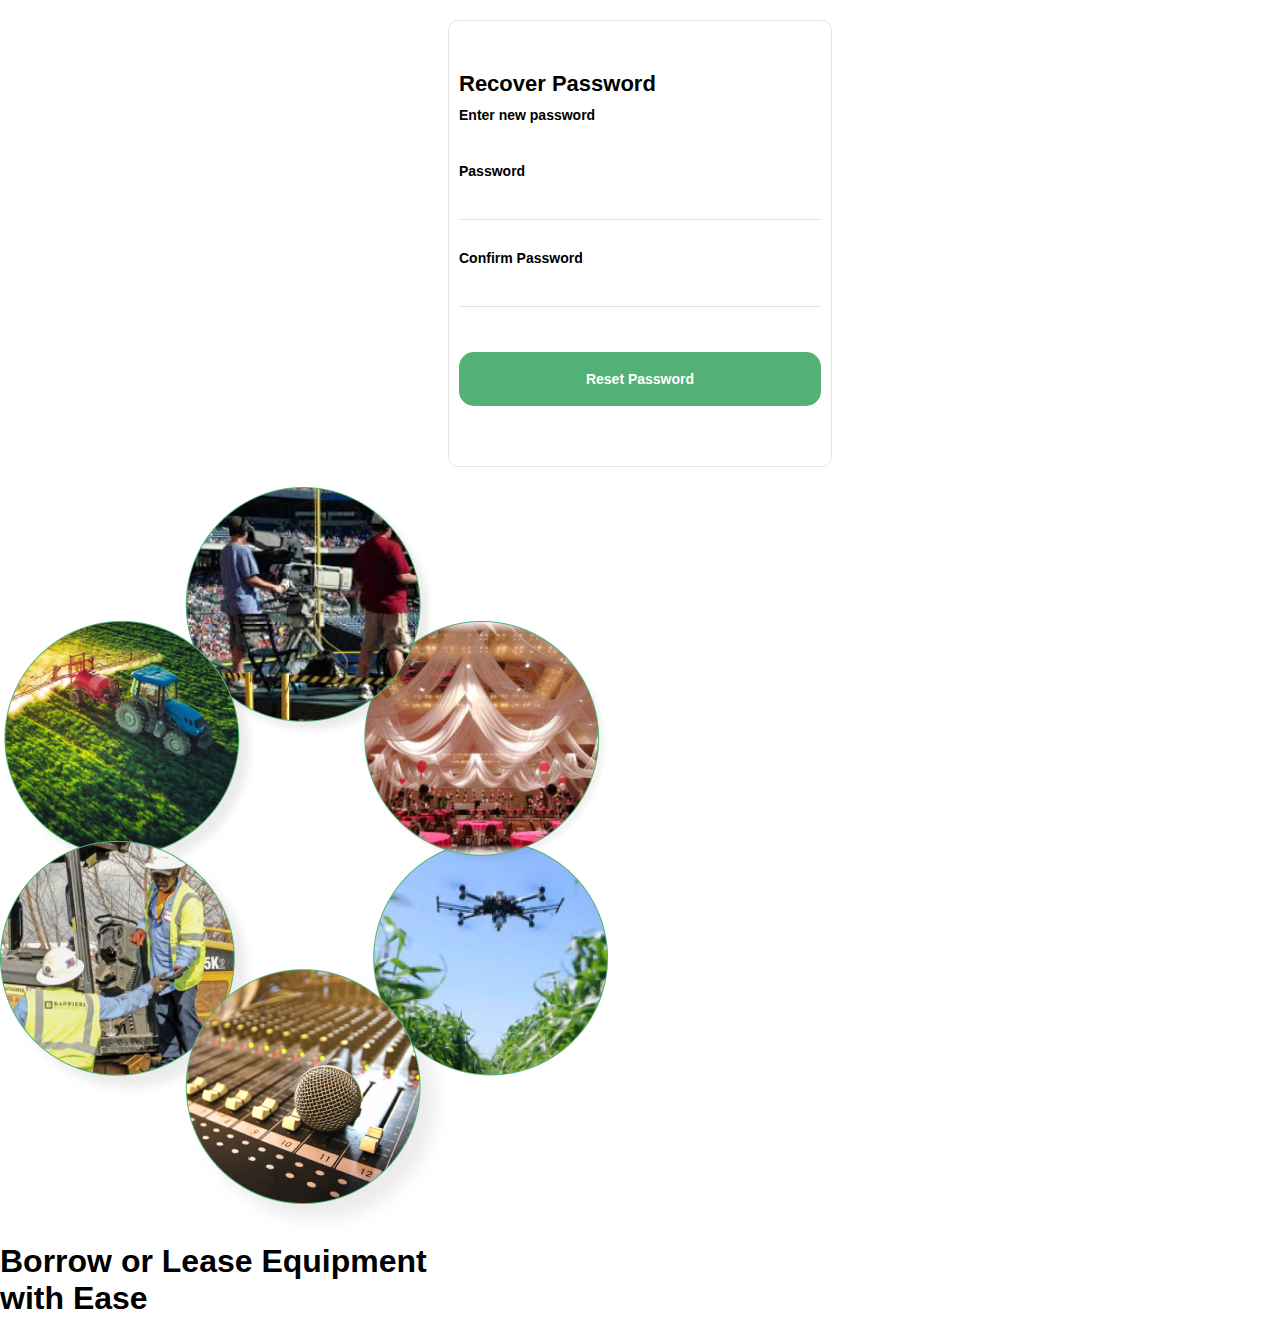
<file: confirmation-page.html>
﻿<!DOCTYPE html>
<html lang="en">
	<head>
		<meta charset="UTF-8" />
		<meta http-equiv="X-UA-Compatible" content="IE=edge" />
		<meta name="viewport" content="width=device-width, initial-scale=1.0" />
		<link rel="stylesheet" href="assets/confirmation-page.css" />
		<title></title>
	</head>
	<body>
        <section id="confirm-page">
            <form>
                <div id="New-Password">
                    <h2>Recover Password</h2>
                    <p class="paragraph">Enter new password</p>

                    <div class="input">
                        <label>Password</label>
                        <input type="password" class="info" name="password" />
                    </div>

                    <div class="input">
                        <label>Confirm Password</label>
                        <input type="password" class="info" name="password" />
                    </div>

                    <button>Reset Password</button>
                </div>
            </form>

            <div id="side-div">
                <img src="assets/visual assets/hero img.png" alt="Hero image" class="side-image" />
                <h1>
                    Borrow or Lease Equipment
                    <br />
                    with Ease
                </h1>
            </div>
        </section>
		
	</body>
</html>
</file>
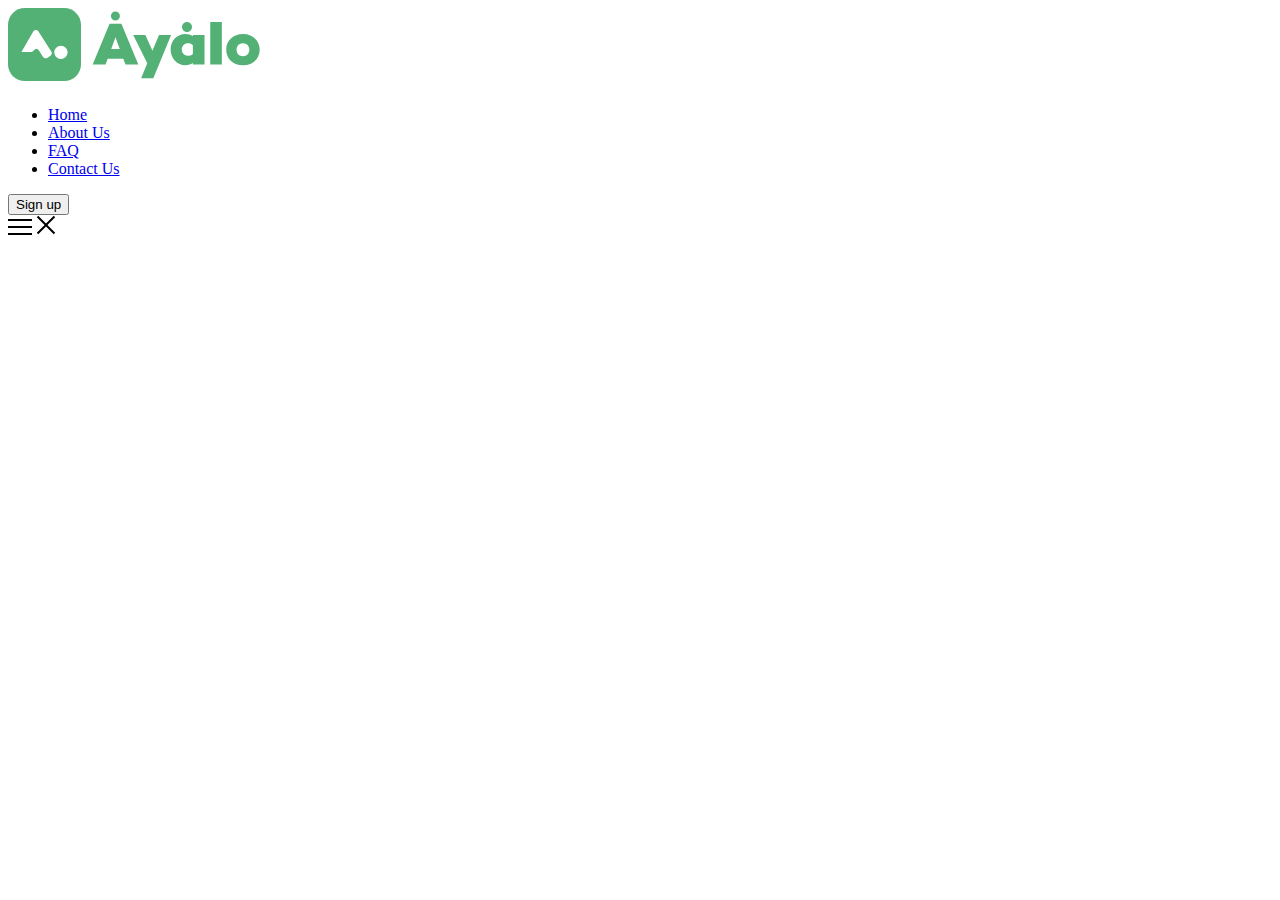
<file: dashboard.html>
<!DOCTYPE html>
<html lang="en">
<head>
    <meta charset="UTF-8">
    <meta http-equiv="X-UA-Compatible" content="IE=edge">
    <meta name="viewport" content="width=device-width, initial-scale=1.0">
    <title>Document</title>
</head>
<body>
    <div id="cover"></div>
    <header class="header">
        <div class="icon-div">
            <img src="./assets/visual assets/ayalo.svg" alt="Ayalo Logo" />
        </div>
        <div class="nav-div">
            <nav class="header-items link-items">
                <ul>
                    <li><a href="index.html">Home</a></li>
                    <li><a href="#">About Us</a></li>
                    <li><a href="faq.html">FAQ</a></li>
                    <li><a href="contact-me.html">Contact Us</a></li>
                </ul>
            </nav>
            <button class="signup">Sign up</button>
        </div>
        <div class="hamburger-menu">
            <img src="./assets/visual assets/icon-hamburger.svg" alt="" id="hamburger" onclick=" toggleMenu()">
            <img src="./assets/visual assets/icon-close.svg" alt="" id="close" onclick=" toggleMenu()">
        </div>
    </header>
</body>
</html>
</file>
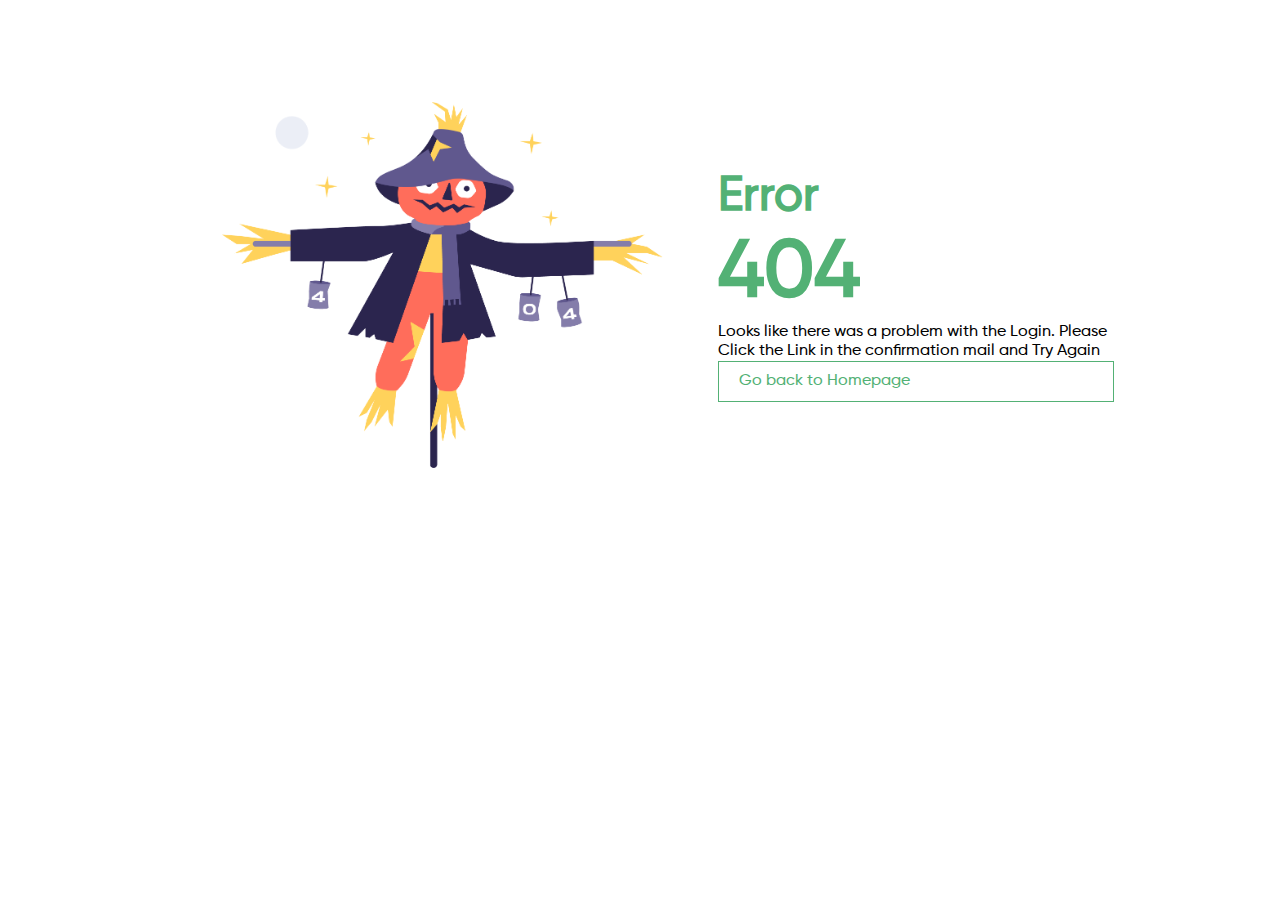
<file: error404.html>
<!DOCTYPE html>
<html lang="en">
  <head>
    <meta charset="UTF-8" />
    <meta http-equiv="X-UA-Compatible" content="IE=edge" />
    <meta name="viewport" content="width=device-width, initial-scale=1.0" />
    <title>Error 404</title>
    <link rel="stylesheet" href="./assets/error404.css">
  </head>
  <body>
    <section>
      <div>
        <img src="./assets/visual assets/Scarecrow.png" alt="" />
      </div>
      <div>
        <h3>Error</h3>
        <h1>404</h1>
        <p>
          Looks like there was a problem with the Login. Please Click the Link in the confirmation mail and Try Again
        </p>
        <a href="./index.html">Go back to Homepage </a>
      </div>
    </section>
  </body>
</html>
</file>
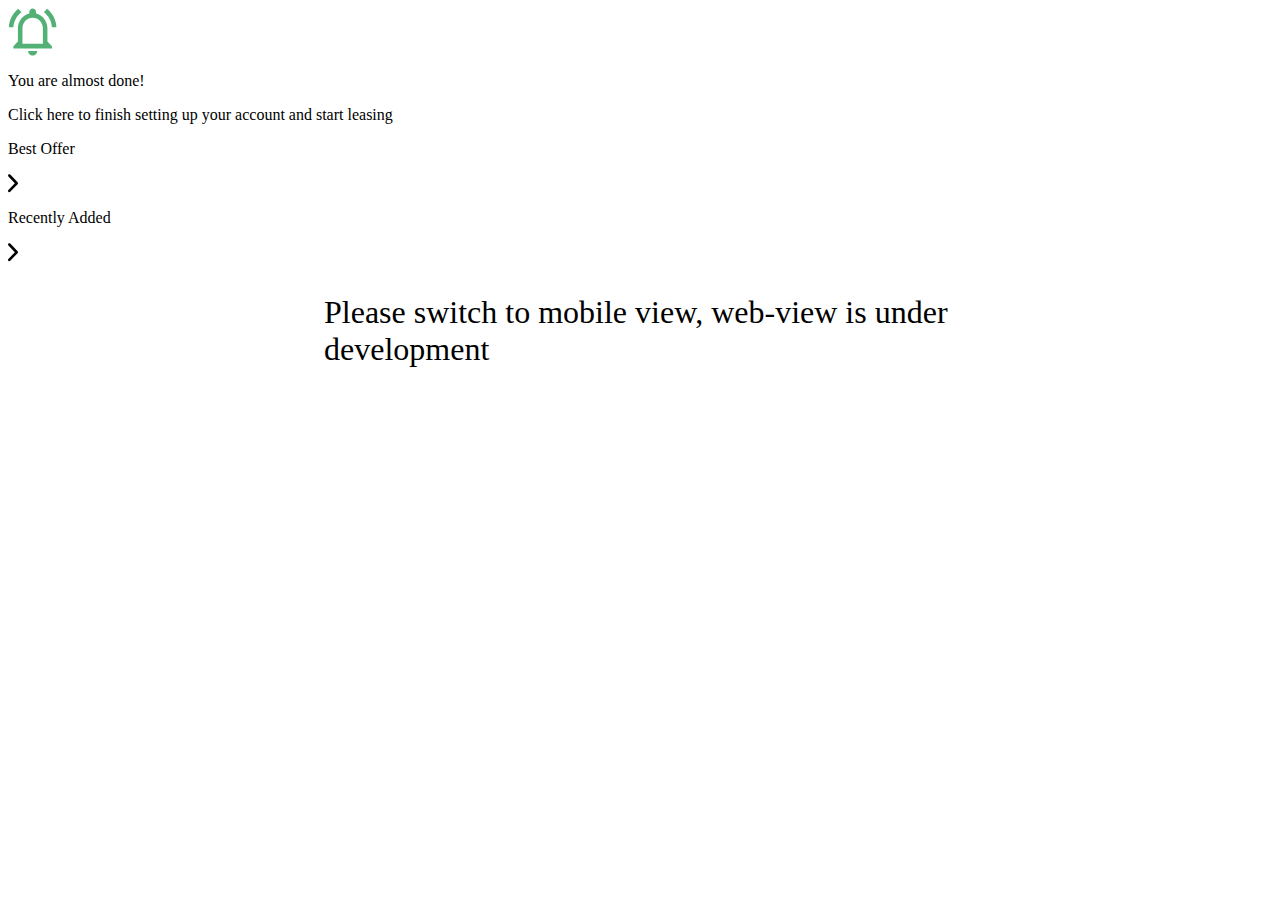
<file: lease-equipment.html>
<html lang="en">
<head>
    <meta charset="UTF-8">
    <meta http-equiv="X-UA-Compatible" content="IE=edge">
    <meta name="viewport" content="width=device-width, initial-scale=1.0">
    <title></title>
    <link rel="stylesheet" href="./assets/lease-equipment.css">
    <link rel="stylesheet" href="https://use.fontawesome.com/releases/v5.15.3/css/all.css" integrity="sha384-SZXxX4whJ79/gErwcOYf+zWLeJdY/qpuqC4cAa9rOGUstPomtqpuNWT9wdPEn2fk" crossorigin="anonymous">
</head>
<body>
    <header>
        <div class="header">
            <a href="./explore-page.html" class="back-btn"><img src="./assets/visual assets/back.svg" alt=""></a>
            <p></p>
        </div>
    </header>
    <main>
        
            <div>
                <input type="text" placeholder="Search for Equipments">
            </div>

            <div class = "top-card">
                <div class="inner">
                    <img class="notification-bell" src="./assets/visual assets/notification.svg" alt="notification icon">
                
                    <div class="display-text">
                        <p class = "top-text">You are almost done!</p>
                        <p class = "bottom-text">Click here to finish setting up your account and start leasing</p>
                    </div>
                </div>
                
            </div>

            <div class="section-text" id="best-offer">
                <p class>Best Offer</p>
                <a class="forward-btn" href="./explore-page.html" ><img src="./assets/visual assets/forward.svg" alt="forward button"></a>
            </div>


            <div class="all-rows">
                <div class="rect" id ="row-1">
                    <div class="col-1" id="box-1"> 
                        <img class="equipments" src="./assets/visual assets/tractor.svg" alt="">
                        <p class="product-name">Tractor</p>
                        <p class="leasor">Leased By: Makoko LTD</p>
                        <div class="ratings">
                            <img src="./assets/visual assets/star.svg" alt="star">
                            <img src="./assets/visual assets/star.svg" alt="star">
                            <img src="./assets/visual assets/star.svg" alt="star">
                            <img src="./assets/visual assets/star.svg" alt="star">
                            <img src="./assets/visual assets/star.svg" alt="star">
                        </div>
                        <div class="bottom-row">
                            <p class="product-price">N22,000</p>
                            <div class="cart-background">
                                <a href="./lease-equipment.html">
                                    <img class= "cart" src="./assets/visual assets/white-cart.svg" alt="Add to cart">
                                </a>
                            </div>
                        </div>
                    </div>
                    
                    <div class="col-2" id="box-2">
                        <img class="equipments" src="./assets/visual assets/drone.svg" alt="">
                        <p class="product-name">Dji-Drone 4k-10</p>
                        <p class="leasor">Leased By: Innvo Tech</p>
                        <div class="ratings">
                            <img src="./assets/visual assets/star.svg" alt="star">
                            <img src="./assets/visual assets/star.svg" alt="star">
                            <img src="./assets/visual assets/star.svg" alt="star">
                            <!-- <img src="./assets/visual assets/star.svg" alt="star">
                            <img src="./assets/visual assets/star.svg" alt="star"> -->
                        </div>
                        <div class="bottom-row">
                            <p class="product-price">N105,200</p>
                            <div class="cart-background">
                                <a href="#">
                                    <img class= "cart" src="./assets/visual assets/white-cart.svg" alt="Add to cart">
                                </a>
                            </div>
                        </div>
                    </div>
                </div>

            </div>

                <div class ="section-text" id="recently-added">
                    <p>Recently Added</p>
                    <a href="./explore-page.html" class="forward-btn"><img src="./assets/visual assets/forward.svg" alt="forward button"></a>
                </div>

            <div class="all-rows">

                <div class="rect" id ="row-2">
                    
                    <div class="col-1" id="box-3">
                        <img class="equipments" src="./assets/visual assets/power-sprayer.svg" alt="">
                        <p class="product-name">Power Sprayer</p>
                        <p class="leasor">Leased By: Makoko LTD</p>
                        <div class="ratings">
                            <img src="./assets/visual assets/star.svg" alt="star">
                            <img src="./assets/visual assets/star.svg" alt="star">
                            <img src="./assets/visual assets/star.svg" alt="star">
                            <img src="./assets/visual assets/star.svg" alt="star">
                            <img src="./assets/visual assets/star.svg" alt="star">
                        </div>
                        <div class="bottom-row">
                            <p class="product-price">N22,000</p>
                            <div class="cart-background">
                                <a href="#">
                                    <img class= "cart" src="./assets/visual assets/white-cart.svg" alt="Add to cart">
                                </a>
                            </div>
                        </div>
                    </div>
                
                    
                    <div class="col-2" id="box-4">
                        <img class="equipments" src="./assets/visual assets/wheel-barrow.svg" alt="">
                        <p class="product-name">Wheel Barrow</p>
                        <p class="leasor">Leased By: Oga Farm</p>
                        <div class="ratings">
                            <img src="./assets/visual assets/star.svg" alt="star">
                            <img src="./assets/visual assets/star.svg" alt="star">
                            <img src="./assets/visual assets/star.svg" alt="star">
                            <!-- <img src="./assets/visual assets/star.svg" alt="star">
                            <img src="./assets/visual assets/star.svg" alt="star"> -->
                        </div>
                        <div class="bottom-row">
                            <p class="product-price">N22,000</p>
                            <div class="cart-background">
                                <a href="">
                                    <img class= "cart" src="./assets/visual assets/white-cart.svg" alt="Add to cart">
                                </a>
                            </div>
                        </div> 
                    </div>
                    
                </div>

                <div class="rect" id ="row-3">
                    
                    <div class="col-1" id="box-5">
                        <img class="equipments" src="./assets/visual assets/speaker.svg" alt="">
                        <p class="product-name">Rakes</p>
                        <p class="leasor">Leased By: Makoko LTD</p>
                        <div class="ratings">
                            <img src="./assets/visual assets/star.svg" alt="star">
                            <img src="./assets/visual assets/star.svg" alt="star">
                            <img src="./assets/visual assets/star.svg" alt="star">
                            <img src="./assets/visual assets/star.svg" alt="star">
                            <img src="./assets/visual assets/star.svg" alt="star">
                        </div>
                        <div class="bottom-row">
                            <p class="product-price">N22,000</p>
                            <div class="cart-background">
                                <a href="">
                                    <img class= "cart" src="./assets/visual assets/white-cart.svg" alt="Add to cart">
                                </a>
                            </div>
                        </div> 
                    </div>
                    <div class="col-2" id="box-6">
                        <img class="equipments" src="./assets/visual assets/mixer.svg" alt="">
                        <p class="product-name">Cutlass</p>
                        <p class="leasor">Leased By: Leno Farms</p>
                        <div class="ratings">
                            <img src="./assets/visual assets/star.svg" alt="star">
                            <img src="./assets/visual assets/star.svg" alt="star">
                            <img src="./assets/visual assets/star.svg" alt="star">
                            <!-- <img src="./assets/visual assets/star.svg" alt="star">
                            <img src="./assets/visual assets/star.svg" alt="star"> -->
                        </div>
                        <div class="bottom-row">
                            <p class="product-price">N22,000</p>
                            <div class="cart-background">
                                <a href="">
                                    <img class= "cart" src="./assets/visual assets/white-cart.svg" alt="Add to cart">
                                </a>
                            </div>
                        </div> 
                    </div>
        
                </div>
                
            </div>

            <div class="desktop-view">
                <P>Please switch to mobile view, web-view is under development</P>
            </div>

        
    </main>

    <footer>
        <nav class="nav">
            <!-- <div class="nav-bar"> -->
                <a href="#" class="nav-links" id="Home"><img class="nav-icons" src="./assets/visual assets/Home.svg" alt="">Home</a>
                <a href="#" class="nav-links" id="Explore"><img class="nav-icons" src="./assets/visual assets/explore.svg" alt="">Explore</a>
                <a href="#" class="nav-links" id="Cart"><img class="nav-icons" src="./assets/visual assets/cart.svg" alt="">Cart</a>
                <a href="#" class="nav-links" id="Account"><img class="nav-icons" src="./assets/visual assets/account.svg" alt="">Account</a>
            <!-- </div> -->
        </nav>
    </footer>
</body>
</html>
</file>
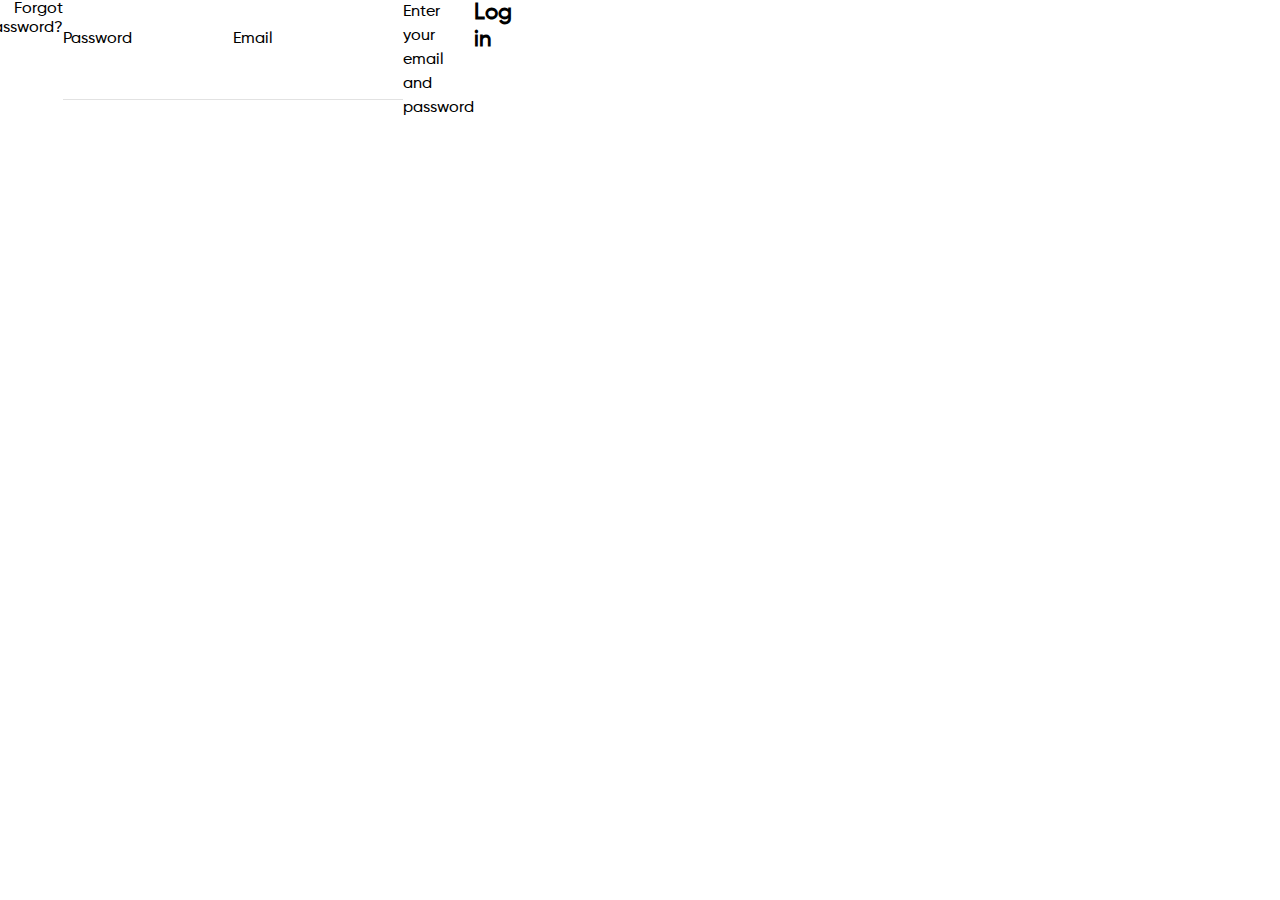
<file: login-page.html>
﻿<!DOCTYPE html>

<html lang="en" xmlns="http://www.w3.org/1999/xhtml">
<head>
    <meta charset="utf-8" />
    <meta http-equiv="X-UA-Compatible" content="IE-edge" />
    <meta name="viewport" content="width=device-width, initial-scale=1.0" />
    <title></title>
    <link rel="stylesheet" href="assets/login-page.css"/>
</head>
<body>
    <form>
        <div id="login-page">
            <h2>Log in</h2>
            <p>Enter your email and password</p>
            <div class="input">
                <label for="email">Email</label>
                <input type="email" class="info" name="email" id="email" value="" />
            </div>
            <div class="input">
                <label for="password">Password</label>
                <input type="password" class="info" name="password" id="password" value="" />
            </div>

            <a class="forgot" href="recovery-page.html">Forgot Password?</a>

            <button class="login">Log In</button>

            <button class="signin"><img src="assets/visual assets/google icon.png" alt="google icon">Sign in with Google</button>

            <p class="signup">Don't have an account?<a href="signup-page.html">Sign Up</a></p>
        </div>
    </form>
</body>
</html>
</file>
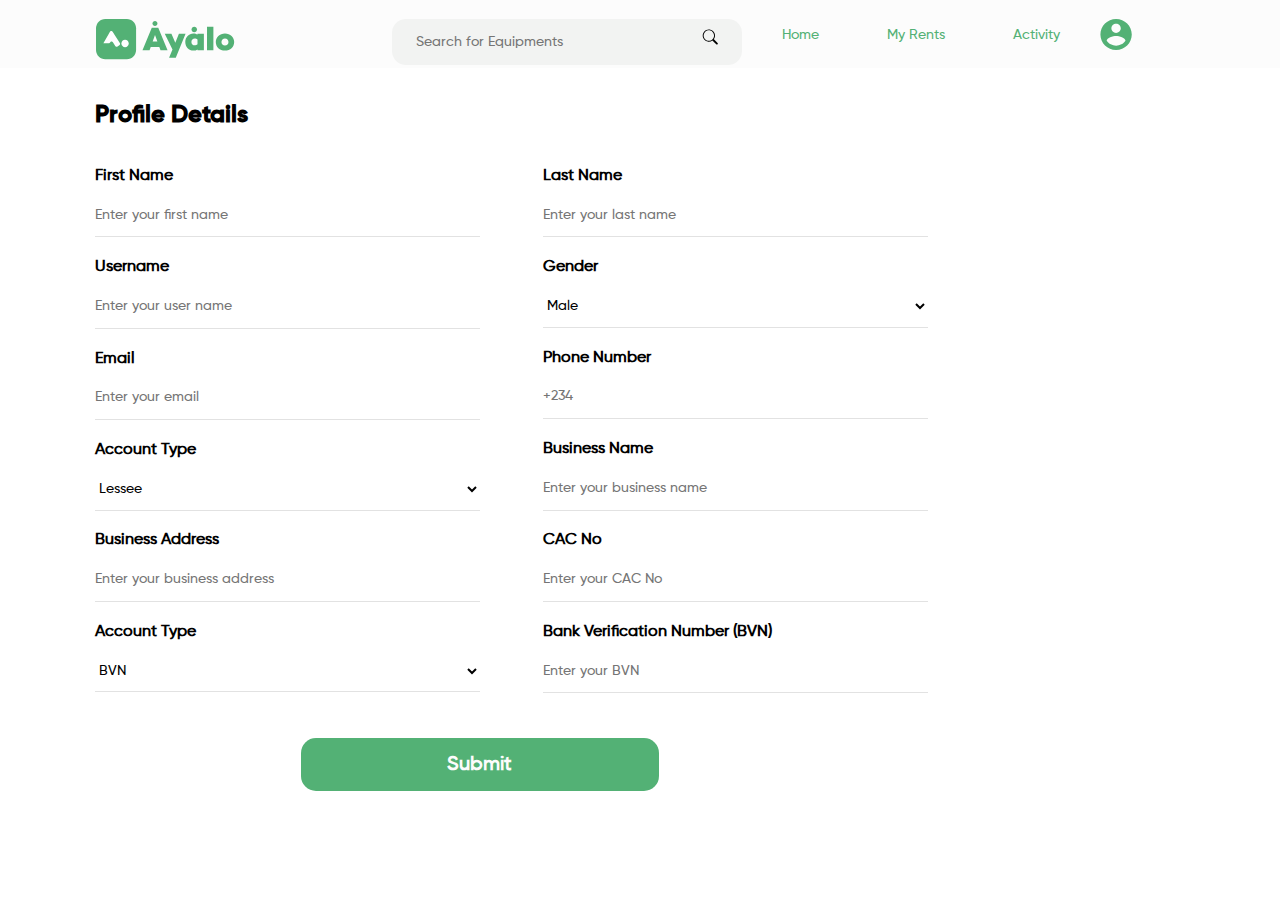
<file: profile-details.html>
﻿<!DOCTYPE html>

<html lang="en" xmlns="http://www.w3.org/1999/xhtml">
<head>
    <meta charset="utf-8" />
    <meta http-equiv="X-UA-Compatible" content="IE-edge" />
    <meta name="viewport" content="width=device-width, initial-scale=1.0" />
    <title>Ayalo Online Platform</title>
    <link rel="stylesheet" href="assets//profile-details.css" />
    <script src="js/profile-details.js" defer></script>
</head>
<body>
    <div id="cover"></div>
    <header class="header">
        <div class="icon-div">
            <img src="./assets/visual assets/ayalo.svg" alt="Ayalo Logo"/>
        </div>
        <div class="nav-div">
            <div class="header-items search-item">
                <input type="search" name="" id="" placeholder="Search for Equipments ">
                <img src="./assets/visual assets/search icon.svg" alt="search icon" />
            </div>
            <nav class="header-items link-items">
                <ul>
                    <li><a href="index.html">Home</a></li>
                    <li><a href="#">My Rents</a></li>
                    <li><a href="#">Activity</a></li>
                </ul>
            </nav>
            <div class="header-items" >
                <div class="menu-div">
                    <img src="./assets/visual assets/user.svg" alt="icon" class="user">
                </div>
            </div>
        </div>
        <nav class="submenu">
            <div>
                <img src="./assets/visual assets/profile.svg" alt="icon" />
                <a href="#">Profile details</a>
            </div>
            <div>
                <img src="./assets/visual assets/verify.svg" alt="icon" />
                <a href="#">Verification</a>
            </div>
            <div>
                <img src="./assets/visual assets/password.svg" alt="icon" />
                <a href="#">Change password</a>
            </div>
            <div>
                <img src="./assets/visual assets/payment.svg" alt="icon" />
                <a href="#">My payments</a>
            </div>
            <div>
                <img src="./assets/visual assets/bell.svg" alt="icon" />
                <a href="#">Notification</a>
            </div>
        </nav>
        <div class="hamburger-menu">
            <img src="./assets/visual assets/icon-hamburger.svg" alt="" id="hamburger" onclick=" toggleMenu()" >
            <img src="./assets/visual assets/icon-close.svg" alt="" id="close" onclick=" toggleMenu()" >
        </div>
    </header>
    
    <section>
        <h2>Profile Details</h2>
        <div class="forms">
            <form>
                <div class="input">
                    <label for="first-name">First Name</label>
                    <input type="text" name="first-name" id="first-name" class="info" placeholder="Enter your first name" />
                </div>

                <div class="input">
                    <label for="user-name">Username</label>
                    <input type="text" name="user-name" id="user-name" class="info" placeholder="Enter your user name" />
                </div>

                <div class="input">
                    <label for="email">Email</label>
                    <input type="email" name="email" id="email" class="info" placeholder="Enter your email" />
                </div>

                <div class="input">
                    <label for="account-type">Account Type</label>
                    <select class="select" name="account-type" id="account-type">
                        <option value="lessee">Lessee</option>
                        <option value="lessor">Lessor</option>
                    </select>
                </div>

                <div class="input">
                    <label for="biz-address">Business Address</label>
                    <input type="email" name="biz-address" id="biz-address" class="info" placeholder="Enter your business address" />
                </div>

                <div class="input">
                    <label for="verify">Account Type</label>
                    <select class="select" name="verify" id="verify">
                        <option value="BVN">BVN</option>
                        <option value="NIN">NIN</option>
                    </select>
                </div>
            </form>

            <form>
                <div class="input">
                    <label for="last-name">Last Name</label>
                    <input type="text" name="last-name" id="last-name" class="info" placeholder="Enter your last name" />
                </div>

                <div class="input">
                    <label for="gender">Gender</label>
                    <select class="select" name="gender" id="gender">
                        <option value="Male">Male</option>
                        <option value="Female">Female</option>
                    </select>
                </div>

                <div class="input">
                    <label for="number">Phone Number</label>
                    <input type="number" name="number" id="number" class="info" placeholder="+234" />
                </div>


                <div class="input">
                    <label for="bizName">Business Name</label>
                    <input type="text" name="bizName" id="bizName" class="info" placeholder="Enter your business name" />
                </div>

                <div class="input">
                    <label for="cac">CAC No</label>
                    <input type="text" name="cac" id="cac" class="info" placeholder="Enter your CAC No" />
                </div>

                <div class="input bvn-input">
                    <label for="bvn">Bank Verification Number (BVN)</label>
                    <input type="number" name="bvn" id="bvn" class="info" placeholder="Enter your BVN" />
                </div>

                <div class="input nin-input id-type">
                    <label for="nin">National Identity Number (NIN)</label>
                    <input type="number" name="nin" id="nin" class="info" placeholder="Enter your NIN" />
                </div>
            </form>
        </div>
        <button class="submit">Submit</button>
    </section>

</body>
</html>
</file>
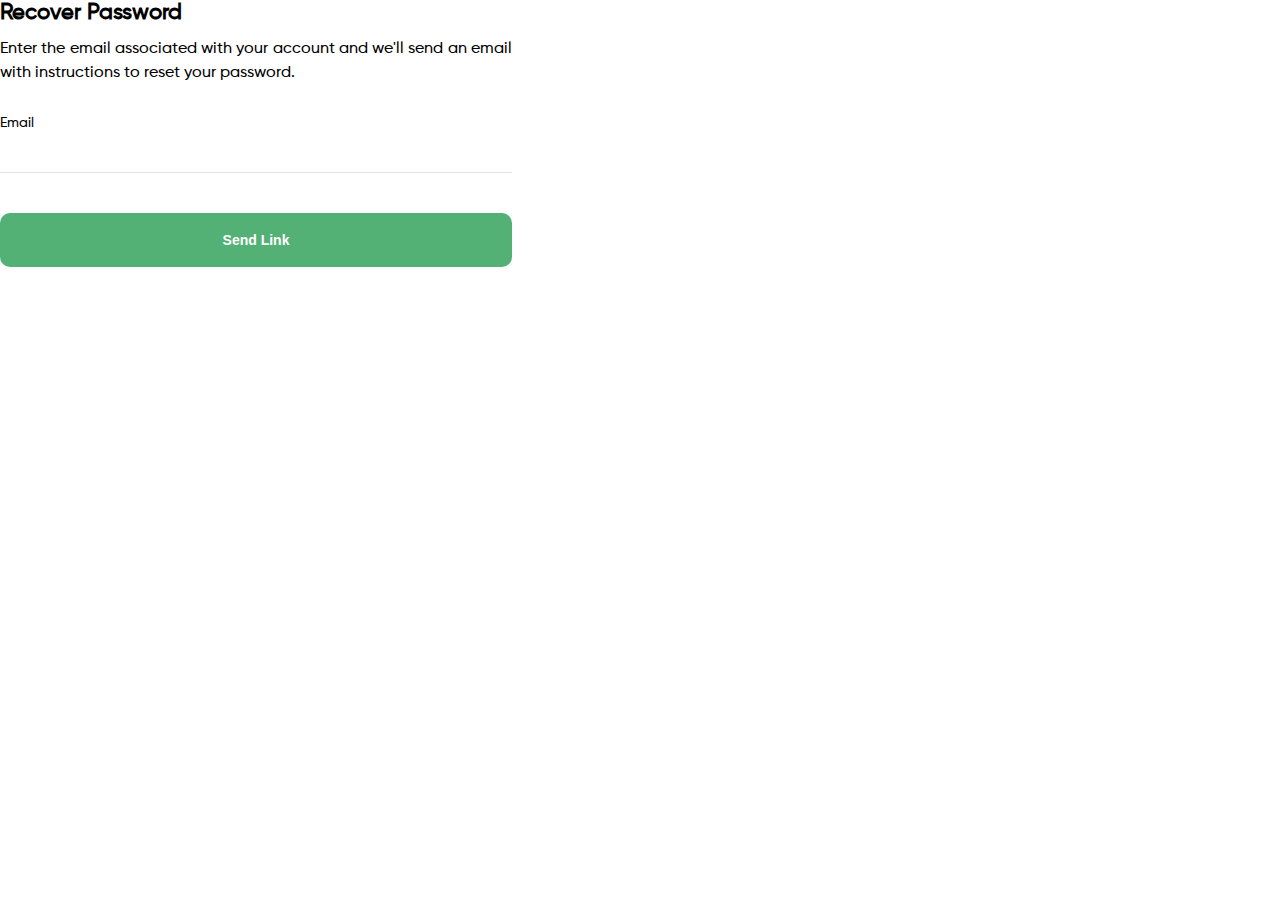
<file: recovery-page.html>
﻿<!DOCTYPE html>
<html lang="en">
	<head>
		<meta charset="UTF-8" />
		<meta http-equiv="X-UA-Compatible" content="IE=edge" />
		<meta name="viewport" content="width=device-width, initial-scale=1.0" />
		<link rel="stylesheet" href="assets/recovery-page.css" />
		<title></title>
	</head>
	<body>
		<form>
			<div id="Recovery">
				<h2>Recover Password</h2>
				<p>
					Enter the email associated with your account and we'll send an email with instructions to
					reset your password.
				</p>

				<div class="input">
					<label>Email</label>
					<input type="email" class="email" name="email"  />
				</div>

				<button>Send Link</button>
			</div>
		</form>
	</body>
</html>
</file>
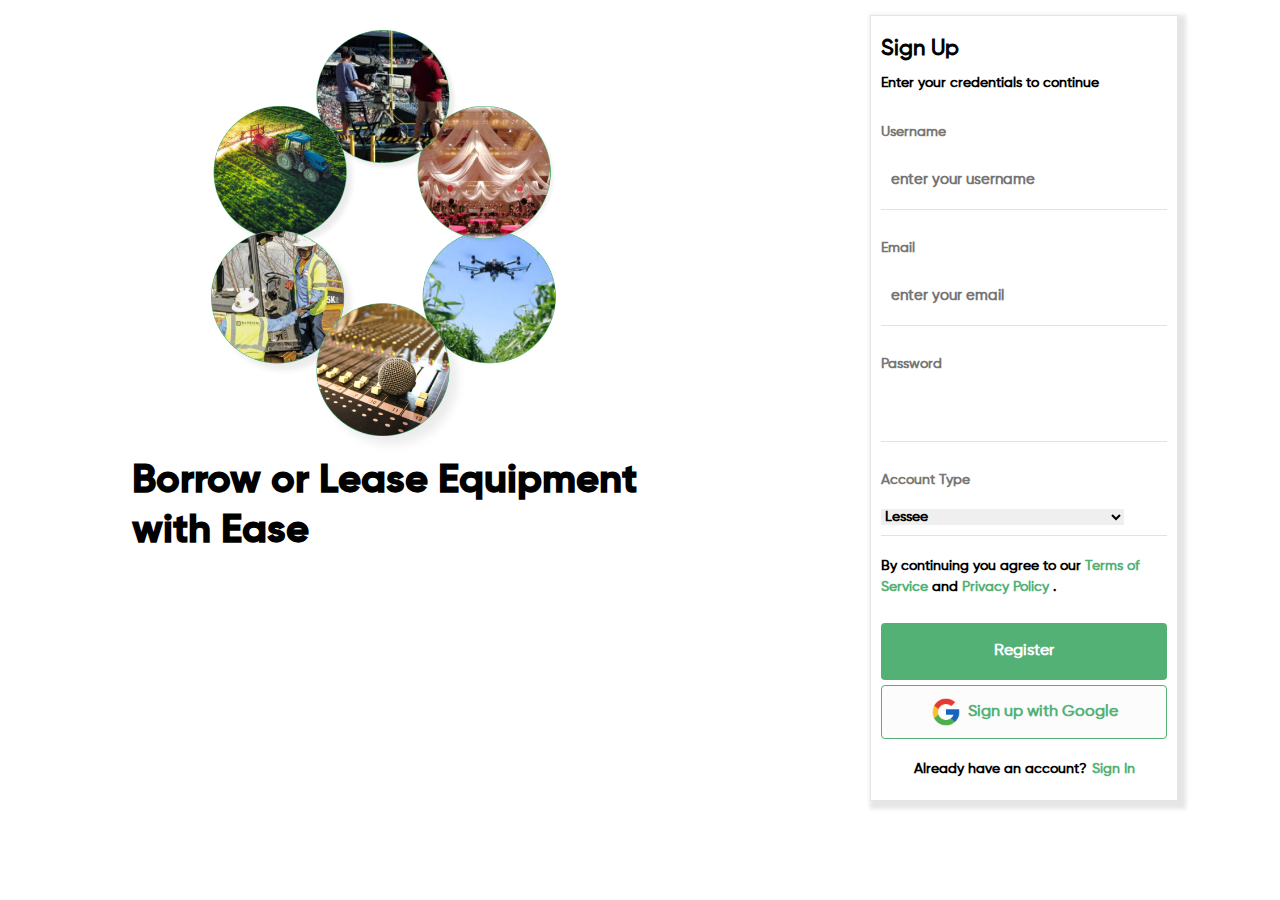
<file: signup-page.html>
﻿<!DOCTYPE html>

<html lang="en" xmlns="http://www.w3.org/1999/xhtml">
<head>
    <meta charset="utf-8" />
    <meta http-equiv="X-UA-Compatible" content="IE-edge" />
    <meta name="viewport" content="width=device-width, initial-scale=1.0" />
    <title></title>
    <link rel="stylesheet" href="assets/signup-page.css"/>
</head>
<body>
    <section id="signup-page">
        <form>
            <div id="signup-form">
                <h2>Sign Up</h2>
                <p>Enter your credentials to continue</p>

                <div class="input">
                    <label for="user-name">Username</label>
                    <input type="text" class="info" name="user-name" id="user-name" value="" placeholder="enter your username" />
                </div>

                <div class="input">
                    <label for="email">Email</label>
                    <input type="email" class="info" name="email" id="email" value="" placeholder="enter your email" />
                </div>

                <div class="input">
                    <label for="password">Password</label>
                    <input type="number" class="info" name="password" id="password" value="" />
                </div>

                <div class="input">
                    <label for="account-type">Account Type</label>
                    <select class="select" name="account-type" id="account-type">
                        <option value="lessee">Lessee</option>
                        <option value="lessor">Lessor</option>
                    </select>
                </div>

                <p>
                    <span>By continuing you agree to our</span>
                    <a href="#">Terms of Service</a> <span>and</span>
                    <a href="#">Privacy Policy</a>
                    <span>.</span>
                </p>

                <button class="register">Register</button>

                <button class="signup"><img src="assets/visual assets/google icon.png" alt="google icon">Sign up with Google</button>

                <p class="signin"><span>Already have an account?</span><a href="login-page.html">Sign In</a></p>
            </div>
        </form>
        <div id="side-div">
            <img src="assets/visual assets/hero img.png" alt="Hero image" class="side-image" />
            <h1>
                Borrow or Lease Equipment
                <br />
                with Ease
            </h1>
        </div>
    </section>
</body>
</html>
</file>
<file: assets/confirmation-page.css>
@import url("https://fonts.googleapis.com/css2?family=Red+Hat+Text:ital,wght@0,400;0,500;1,700&display=swap");

* {
	margin: 0;
	padding: 0;
	box-sizing: border-box;
	font-family: "Khula", sans-serif;
}

a {
	text-decoration: none;
	color: #53b175;
}

button {
    width: 100%;
    margin: 25px 0 10px 0;
    padding: 19px;
    background: #53b175;
    border: none;
    border-radius: 15px;
    font-size: 14px;
    font-weight: 600;
    color: white;
    outline: none;
}

form {
	width: 100%;
}

h2 {
	font-size: 22px;
	margin-bottom: 10px;
}

p {
	font-weight: 600;
	margin-bottom: 40px;
}


#New-Password {
    width: 90%;
    margin: 80px auto;
    font-size: 14px;
    font-weight: 600;
}


.info {
	margin: 15px 0 10px 0;
	border: none;
	outline: none;
	font-weight: 600;
}

.input {
	display: flex;
	flex-direction: column;
	margin: 30px 0 20px 0;
	font-size: 14px;
	border-bottom: 1px solid #e2e2e2;
}

/*TAB VIEW*/
@media screen and (min-width: 481px) and (max-width: 768px) {
    #New-Password {
        width: 70%;
        padding: 50px 10px 50px 10px;
        border: 1px solid rgba(124,124,124,.2);
        border-radius: 10px;
    }
}

/*DESKTOP VIEW*/
@media screen and (min-width: 769px) {
    #New-Password {
        width: 30%;
        margin: 20px auto;
        padding: 50px 10px 50px 10px;
        border: 1px solid rgba(124,124,124,.2);
        border-radius: 10px;
    }
}
</file>
<file: assets/error404.css>
@font-face{
    font-family: 'gilroy';
    src: url('fonts/Gilroy-Medium.ttf') format('truetype');
}

@font-face {
    font-family: 'gilroy-bold';
    src: url('fonts/Gilroy-Bold.ttf') format('truetype');
}

* {
    margin: 0;
    padding: 0;
    box-sizing: border-box;
    font-family: 'gilroy', sans-serif;
} 

h1{
    font-size: 5rem;
    color: #53b175;
}

h3{
    font-size: 3rem;
    color: #53b175;
}

section{
    width: 90%;
    margin: 0 auto;
    display: flex;
    padding: 8%;
}

section > :nth-child(1){
    display: flex;
    align-items: center;
    justify-content: center;
}

div > img{
    width: 80%;
}

section > :nth-child(2){
    display: flex;
    flex-direction: column;
    /* align-items: center; */
    justify-content: center;
}

a{
    text-decoration: none;
    border: 1px solid #53b175;
    padding: 10px 20px;
    color: #53b175;
}

@media screen and (max-width: 769px) {
    section{
        width: 90%;
        margin: 0 auto;
        display: flex;
        flex-direction: column;
        padding: 8%;
    }
}
</file>
<file: assets/lease-equipment.css>
/* Font Style*/

@font-face {
    src:url(/assets/fonts/gilroy/Gilroy-ExtraBold.ttf);
    font-family:'Gilroy-Extra-Bold';   
}
@font-face {
    src:url(/assets/fonts/gilroy/Gilroy-Regular.ttf);
    font-family:'Gilroy-Regular';
}
@font-face {
    src:url(/assets/fonts/gilroy/Gilroy-Medium.ttf);
    font-family:'Gilroy-Medium';
}
@font-face {
    src:url(/assets/fonts/gilroy/Gilroy-SemiBold.ttf);
    font-family:'Gilroy-SemiBold';
}
@font-face {
    src:url(/assets/fonts/gilroy/Gilroy-Bold.ttf);
    font-family:'Gilroy-Bold';
}

/* Desktop View*/
@media screen and (min-width:541px) {
    header, footer, div.all-rows,input[type=text] {
        display: none;
    }  
    div.desktop-view{
        width: 50%;
        margin: auto;
        font-size:xx-large;
    }
}



/* Mobile View */
@media screen 
    and (min-width:020px)
    and (max-width:540px){
    
        *{
            margin: 0;
            padding: 0;
            font-size: 16px;
            font-family:'Gilroy-Extra-Bold';
            
        }
     

        body{
            background-color: #fcfcfc;
        }
        
        .header{
            display: flex;
            flex-direction: row;
            margin-top: 3em;
            margin-left: 8%;
            margin-bottom: 4%;
        }
        .section-text{
            display: flex;
            flex-direction: row;
            margin-left: 8%;
            width: 80%;  
            font-size: 1.5em;
            font-family: 'Gilroy-SemiBold';
        }
        .section-text p{
            font-size: 3.5vw;
        }

        .back-btn{
            /* margin-left: 26px; */
            margin-top: auto;
            margin-bottom: auto;
        }
        .forward-btn{
            margin-right: 100%;
        }
        .header p{
            width:100%;
            text-align: center;
            line-height: 2em;
            font-weight: bold; 
            font-family:'Gilroy-Extra-Bold';
            font-size: 1.25em;
        }

        main{
            text-align: center;
            justify-content: center;
            align-items: center;
        }

        input[type=text]{
            width: 90%;
            height: 7%;
            background-color: #f2f3f2;
            border-radius: 1em;
            border: 1px solid #f2f3f2;
            background-image: url('./visual assets/search.svg');
            background-repeat: no-repeat;
            background-position: 93%;
            margin-top: 3%;
            margin-left: 8%;
            margin-right: 8%;
            padding-left: 5%;
            margin-bottom: 4%;
        }
        ::placeholder {
            color: #7c7c7c;
            text-align: center;
            font-family: 'Gilroy-Regular';
            font-size: 0.75em;
        }
        .top-card{
            width: 90%;
            border: 1px solid #53B175;
            margin-left: 8%;
            margin-right: 8%;
            border-radius: 1em;
            display: flex;
            flex-direction: row;
            height: 25vw;
            margin-bottom: 4%;
            margin-top: 4%;
            padding-top: 1em;
            
        }
        .inner{
            margin:auto;
            display: flex;
            flex-direction: row;
        }

        .notification-bell{
            width: 12vw;
            height: 12vw;
            margin-left: 1em;
            margin-right: 1em;
            margin-top:0.5em;
        }
        .display-text{
            display: flex;
            flex-direction: column;
            text-align: left;
            /* margin-left: 7vw; */
            
        }
        .top-text,.bottom-text{
            font-size: 3.5vw;
            font-family:'Gilroy-Bold';
            width: 80%;
        }
        .top-text{
            margin-bottom: 0.6em;
            font-size:1.125em;
            font-size: 3.5vw;
            color: #53B175;
            font-family: 'Gilroy-Extra-Bold';
        }

        div.all-rows{
            
            margin-top: 4%;
            width: 100vw;
            margin-left: 8%;
            margin-right: 8%; 
        }

        div.rect{
            display: flex;
            flex-direction: row;
        }
        
        .col-1{
            width: 40%;
            height:50vw;
            background-color: white;
            border: 1px solid #53B175;
            border-radius: 10%;
            margin-right: 4%;
            margin-bottom:8%;
            padding: 1%;
        }

        p.product-name,
        .leasor,
        .ratings{
            text-align: left;
            font-family:'Gilroy-Extra-Bold';
            font-size: 1em;
        }
        p.product-name
        {
            font-size: 4.9vw;
        }
        .leasor{
            margin-bottom: 1%;
            font-family: 'Gilroy-Medium';
            font-size: 3.5vw;
        }
        .ratings{
            font-size: 3vw;
        }
        .product-price{
            font-family: 'Gilroy-SemiBold';
            padding: 5% 0 5% 0;
            margin-right: 35%;
            font-size: 0.95em;
            font-size: 3.5vw;
            margin-top: 0.6vw ;
        }
        .col-2{
            width: 40%;
            height: 50vw;
            background-color: white;
            border: 1px solid #53B175;
            border-radius: 10%;
            padding: 1%;
        }

        div.bottom-row{
            display: flex;
            flex-direction:row;
            /* margin-top: -3.5%; */
        }

        div.cart-background{
            width:6vw;
            height:6vw;
            background-color: #53B175;
            border-radius: 30%;
            margin: 5% 0 5% 0;
            padding: 0.3vw;
            
        }
        .cart{
           width: 3vw;
           height: 3vw; 
           padding: 18% 10%;
        }

        #box-5,#box-6{
            margin-bottom: 6.5em;
        }
        

        /* Box Background Images */

        img.equipments{
            width:100%;
            height:50%;
            object-fit: contain;
        }
        /* Footer Navigation Bar */
        .nav{
            display:flex;
            flex-direction: row;
            position: fixed;
            bottom: 0em;
            width: 100%;
            height:10%;
            background-color: #fcfcfc;
            border-top-right-radius: 1.5em;
            border-top-left-radius: 1.5em;
            box-shadow:0px 1px 26px rgba(37, 37, 37, 0.75);
            
            
        }
       

        /* Footer Navigation Links */
        /* .nav-bar{
            display: flex;
            flex-direction: row;
            justify-content: center;
            align-items: center;
            flex-grow: 1;
            min-width: 50px;
            overflow:hidden;
            white-space:nowrap;
            
        }  */
        .nav-links{
            display: flex;
            flex-direction: column;
            text-decoration: none;
            margin: auto;
            color: black;
            /* background-color: transparent; */
            -webkit-tap-highlight-color: transparent;
            font-size: 0.75em;
            font-family: "Gilroy-SemiBold";
        }

        .nav-icons{
            width:20px;
            height: 20px;
            margin-left:22%;
            margin-bottom:0.4em;
        }


        /* Hover States */

        /* a.nav-links:hover{
            color: #53B175;
            transition: background-color 0.1s ease-in-out;
        } */
        /* #Home:hover{
            background-image: url(/assets/icons/navigation/);
        } */

        div.desktop-view{
            display: none;
        }
    }
</file>
<file: assets/login-page.css>
﻿
@font-face{
    font-family: 'gilroy';
    src: url('fonts/Gilroy-Medium.ttf') format('truetype');
    font-display: block;
}

@font-face {
    font-family: 'gilroy-bold';
    src: url('fonts/Gilroy-Bold.ttf') format('truetype');
    font-display: block;
}

* {
    margin: 0;
    padding: 0;
    box-sizing: border-box;
    font-family: 'gilroy', sans-serif;
} 


a {
    text-decoration: none;
}

button {
    width: 100%;
    font-size: 14px;
    font-weight: 600;
    outline: none;
    border-radius: 15px;
}

form {
    width: 100%;
}

h1 {
    font-family: 'gilroy-bold', sans-serif;
    font-size: 2.5rem;
}

h2 {
    font-size: 22px;
    margin-bottom: 10px;
}

p{
    line-height: 1.5;
}


#login-form {
    width: 90%;
    margin: 80px auto 0 auto;
    font-size: 14px;
    font-weight: 600;
}

#login-page {
    width: 100%;
}

#side-div {
    display: none;
    margin-top: 30px;
}

.forgot {
    display: block;
    text-align: right;
    color: #000000;
}

.info {
    margin: 15px 0 10px 0;
    border: none;
    outline: none;
    font-weight: 600;
}

.input {
    display: flex;
    flex-direction: column;
    margin: 30px 0 20px 0;
    border-bottom: 1px solid #e2e2e2;
}

.login {
    background: #53b175;
    margin: 25px 0 5px 0;
    padding: 19px;
    border: none;
    color: white;
}

.side-image {
    width: 45%;
}

.signup {
    text-align: center;
}

    .signup a {
        color: #53b175;
        margin-left: 5px;
    }

.signin {
    display: flex;
    align-items: center;
    justify-content: center;
    margin: 5px 0 20px 0;
    padding: 10px;
    background: #FCFCFC;
    border: 1px solid #53b175;
    color: #53b175;
}

    .signin img {
        width: 32px;
        height: 32px;
        margin-right: 0.35rem;
    }


/*TAB VIEW*/
@media screen and (min-width: 481px) and (max-width: 768px) {
    form {
        width: 100%;
    }

    h1 {
        font-family: 'gilroy-bold', sans-serif;
        font-size: 1.5rem;
        text-align: center;
    }

    #login-form {
        width: 80%;
        padding: 50px 10px 50px 10px;
        border: 1px solid rgba(124,124,124,.2);
        -webkit-box-shadow: 4px 4px 4px 4px rgba(0, 0, 0, 0.1);
        -moz-box-shadow: 4px 4px 4px 4px rgba(0, 0, 0, 0.1);
        box-shadow: 4px 4px 4px 4px rgba(0, 0, 0, 0.1);
        margin: 30px auto 0 auto;
    }


    #side-div {
        display: none;
        width: 100%;
        display: flex;
        flex-direction: column;
        align-items: center;
    }

    .side-image {
        width: 25%;
    }

}

/*DESKTOP VIEW*/
@media screen and (min-width: 769px) {

    form {
        width: 40%;
    }

    #login-form {
        width: 60%;
        padding: 50px 10px 50px 10px;
        border: 1px solid rgba(124,124,124,0.1);
        -webkit-box-shadow: 4px 4px 4px 4px rgba(0, 0, 0, 0.1);
        -moz-box-shadow: 4px 4px 4px 4px rgba(0, 0, 0, 0.1);
        box-shadow: 4px 4px 4px 4px rgba(0, 0, 0, 0.1);
        margin: 30px auto 0 auto;
    }

    #login-page {
        display: flex;
        flex-flow: row-reverse;
    }

    #side-div {
        display: none;
        width: 60%;
        display: flex;
        flex-direction: column;
        align-items: center;
    }
}
</file>
<file: assets/profile-details.css>
﻿
@font-face {
    font-family: "Gilroy Bold";
    src: url("./fonts/Gilroy-Bold.ttf");
    font-display: block;
}

@font-face {
    font-family: "Gilroy Medium";
    src: url("./fonts/Gilroy-Medium.ttf");
    font-display: block;
}

* {
    margin: 0;
    padding: 0;
    box-sizing: border-box;
    font-family: "Gilroy Medium", sans-serif;
}

a {
    text-decoration: none;
}

h2 {
    font-family: "Gilroy Bold", sans-serif;
    margin: 1.2rem 0 1rem 10%;
    font-size: 21px;
}

header {
    background: #FCFCFC;
    display: flex;
    padding-top: 1rem;
}

input {
    font-size: 14px;
}

section {
    width: 100%;
}

select {
    font-size: 14px;
}

ul {
    list-style-type: none;
}


#close {
    display: none;
    position: relative;
    z-index: 3;
    padding-left: 20%;
    cursor: pointer;
}

#cover {
    display: none;
    position: absolute;
    z-index: 1;
    width: 100%;
    height: 100vh;
    background: rgba(150, 150, 150, 0.25);
}

#hamburger {
    margin-top: 0.5rem;
}


.forms > form {
    width: 80%; 
    margin: 0 auto;
}

.hamburger-menu {
    display: block;
    width: 50%;
    padding-left: 30%;
    margin: 0.5rem 0 0.5rem 0;
}

.icon-div {
    width: 50%;
    margin: 0.5rem 0 0.5rem 0;
    padding-left: 10%;
}

    .icon-div img {
        width: 110px;
    }

.info {
    outline: none;
    border: none;
    margin: 0.8rem 0;
}

input[type=number]::-webkit-inner-spin-button, 
input[type=number]::-webkit-outer-spin-button {
    -webkit-appearance: none;
    margin: 0;
}

.input {
    display: flex;
    flex-direction: column;
    margin: 0.8rem 0;
    border-bottom: 1px solid #E2E2E2;
}

    .input > label {
        margin: 0.5rem 0;
        font-weight: 600;
    }


.link-items ul {
    display: flex;
    flex-direction: column;
    justify-content: space-between;
    align-items: center;
}

.link-items li {
    margin: 0.5rem 0;
    font-size: 16px;
    font-weight: 600;
}

.link-items a {
    color: #53b175;
}

.menu-div {
    display: flex;
    margin: 0.5rem 0 2rem 0;
}

.nav-div {
    width: 75%;
    display: none;
    padding: 3px 0;
}

    .nav-div.show {
        transform: translate(0, 0);
        display: flex;
        flex-direction: column;
        width: 100%;
        background-color: rgb(255, 255, 255);
        border-bottom: 9px solid rgba(180, 180, 180, 0.6);
        justify-content: space-around;
        position: absolute;
        top: 0;
        z-index: 2;
        align-items: center;
        transition-property: transform;
        transition-timing-function: ease-in-out;
        -webkit-transition-duration: 1s;
        -o-transition-duration: 1s;
        -moz-transition-duration: 1s;
        transition-duration: 1s;
        -webkit-transition-delay: 0.5s;
        -o-transition-delay: 0.5s;
        -moz-transition-delay: 0.5s;
        transition-delay: 0.5s;
    }

.search-item {
    display: flex;
    justify-content: space-between;
    border-radius: 14px;
    background: #f2f3f2;
    margin: 2.5rem 0 1rem 0;
}

    .search-item input {
        width: 75%;
        margin: 0.5rem 0 0.5rem 1.5rem;
        background: #f2f3f2;
        outline: none;
        border: none;
        font-size: 14px;
    }

    .search-item img {
        width: 16px;
        height: 16px;
        margin: 0.6rem 1.5rem 0 0;
    }

.select {
    outline: none;
    border: none;
    margin: 0.8rem 0;
    background-color: transparent;
}

.submenu {
    display: none;
    position: absolute;
    overflow: hidden;
    transform: translate(25vw, 35vh);
    z-index: 4;
    border: 1px solid #53b175;
    background: #fcfcfc;
}

.submenu.showmenu {
    display: block;
}

    .submenu > div {
        display: flex;
        margin: 0.9rem 0.9rem; 
    }

    .submenu a {
        color: black;
    }

    .submenu img {
        margin-right: 0.8rem;
    }

    .submenu img:nth-child(4) {
        margin: 0.6rem;
    }

.submit {
    display: flex;
    width: 80%;
    justify-content: center;
    margin: 2rem auto 2.3rem auto;
    padding: 0.6rem 1rem;
    background: #53b175;
    border: none;
    border-radius: 15px;
    font-size: 20px;
    font-weight: 600;
    color: #FCFCFC;
}

.user {
    width: 30px;
}

.id-type {
    display: none;
}


@media screen and (min-width: 480px) and (max-width: 768px) {
    h2 {
        font-size: 24px;
    }

    #close {
        padding-left: 30%;
    }

    #hamburger {
        margin-top: 0.9rem;
    }

    .icon-div img {
        width: 160px;
    }

    .link-items li {
        font-size: 18px;
    }

    .search-item input {
        font-size: 16px;
    }

    .submit {
        width: 50%;
        padding: 0.9rem 1rem;
    }

    .submenu {
        transform: translate(60vw, 25vh);
    }

    .user {
        width: 40px;
    }

}

@media screen and (min-width: 769px) {
    h2 {
        margin: 1.2rem 0 1rem 7%;
        font-size: 24px;
    }

    section {
        width: 70%;
        margin: 2rem 0 0 2rem;
    }

    #cover {
        display: none;
    }

    .forms {
        display: flex;
    }

        .forms > form {
            margin: 0 0 0 7%;
        }

    .hamburger-menu {
        display: none;
    }

    .header-items:nth-child(3) {
        flex: 1 1 50px;
    }

    .icon-div {
        width: 25%;
        margin: 0 0 0rem 6rem;
        padding-left: 0;
    }

        .icon-div img {
            width: 140px;
            margin-top: 0.2rem
        }

    .link-items, .search-item {
        flex: 1 1 228px;
    }

        .link-items ul {
            flex-direction: row;
            margin: 0.5rem 2.5rem;
        }

        .link-items li {
            margin: 0;
            font-size: 14px;
            font-weight: 400;
        }

    .menu-div {
        display: inline-block;
        margin: 0;
    }

    .nav-div {
        display: flex;
    }

    .search-item {
        margin: 0;
        max-width: 350px;
    }

        .search-item input {
            width: 75%;
            margin: 0.3rem 0 0.3rem 1.5rem;
        }

    .submenu {
        transform: translate(77vw, 6vh);
    }

    .submit {
        width: 40%;
        padding: 0.9rem 1rem;
    }

    .user {
        width: 32px; 
    }

}
</file>
<file: assets/recovery-page.css>
@font-face {
    font-family: 'gilroy';
    src: url('fonts/Gilroy-Medium.ttf') format('truetype');
}

@font-face {
    font-family: 'gilroy-bold';
    src: url('fonts/Gilroy-Bold.ttf') format('truetype');
}

* {
	margin: 0;
	padding: 0;
	box-sizing: border-box;
}

body {
	font-family: 'gilroy', sans-serif;
}


button {
    width: 100%;
    margin: 20px 0 0 0;
    padding: 19px;
    font-size: 14px;
    font-weight: 600;
    background: #53b175;
    color: white;
    outline: none;
    border: none;
    border-radius: 10px;
}

form {
	width: 100%;
}

h1 {
    font-family: 'gilroy-bold', sans-serif;
    font-size: 2.5rem;
}

h2 {
	font-size: 22px;
	margin-bottom: 10px;
}

p {
	line-height: 1.5;
	text-align: justify;
}


#recovery {
    width: 90%;
    margin: 80px auto;
    font-size: 14px;
    font-weight: 600;
}

#recovery-page {
    width: 100%;
}

#side-div {
    display: none;
    margin-top: 30px;
}


.email {
	margin: 15px 0 10px 0;
	border: none;
	outline: none;
	font-weight: 600;
}

.input {
	display: flex;
	flex-direction: column;
	margin: 30px 0 20px 0;
	font-size: 14px;
	border-bottom: 1px solid #e2e2e2;
}

.side-image {
    width: 45%;
}


/* TAB VIEW */
@media screen and (min-width: 481px) and (max-width: 768px) {
    form {
        width: 100%;
    }

    h1 {
        font-family: 'gilroy-bold', sans-serif;
        font-size: 1.5rem;
        text-align: center;
    }

    #recovery {
        width: 80%;
        padding: 50px 10px 50px 10px;
        border: 1px solid rgba(124,124,124,.2);
        -webkit-box-shadow: 4px 4px 4px 4px rgba(0, 0, 0, 0.1);
        -moz-box-shadow: 4px 4px 4px 4px rgba(0, 0, 0, 0.1);
        box-shadow: 4px 4px 4px 4px rgba(0, 0, 0, 0.1);
        margin: 30px auto 0 auto;
    }


    #side-div {
        display: none;
        width: 100%;
        display: flex;
        flex-direction: column;
        align-items: center;
    }

    .side-image {
        width: 45%;
    }

}

/*DESKTOP VIEW*/
@media screen and (min-width: 769px) {

    form {
        width: 40%;
    }

    #recovery {
        width: 60%;
        padding: 80px 10px 120px 10px;
        border: 1px solid rgba(124,124,124,0.1);
        -webkit-box-shadow: 4px 4px 4px 4px rgba(0, 0, 0, 0.1);
        -moz-box-shadow: 4px 4px 4px 4px rgba(0, 0, 0, 0.1);
        box-shadow: 4px 4px 4px 4px rgba(0, 0, 0, 0.1);
        margin: 30px auto 0 auto;
    }

    #recovery-page {
        display: flex;
        flex-flow: row-reverse;
    }

    #side-div {
        display: none;
        width: 60%;
        display: flex;
        flex-direction: column;
        align-items: center;
    }
  
}
</file>
<file: assets/signup-page.css>
﻿
@font-face {
    font-family: 'gilroy';
    src: url('fonts/Gilroy-Medium.ttf') format('truetype');
}

@font-face {
    font-family: 'gilroy-bold';
    src: url('fonts/Gilroy-Bold.ttf') format('truetype');
}

:root {
    --success-color: #2ecc71;
    --error-color: #e74c3c;
  }

* {
    margin: 0;
    padding: 0;
    box-sizing: border-box;
    font-family: 'gilroy', sans-serif;
}


a {
    color: #53b175;
    text-decoration: none;
}

button {
    width: 100%;
    font-size: 14px;
    font-weight: 600;
    outline: none;
    border-radius: 15px;
}

form {
    width: 100%;
    height: 100%;
}

h1 {
    font-family: 'gilroy-bold', sans-serif;
    font-size: 2.5rem;
}

h2 {
    font-size: 22px;
    margin-bottom: 10px;
}

p {
    line-height: 1.5;
}


#side-div {
    display: none;
    margin-top: 30px;
}

#signup-page {
    width: 100%;
}

#signup-form {
    width: 90%;
    margin: 30px auto 15px auto;
    font-size: 14px;
    font-weight: 600;
}


.info {
    margin: 15px 0 10px 0;
    border: none;
    outline: none;
    font-weight: 600;
    position: relative;
}

#passwordicon{
    position: absolute;
    cursor: pointer;
    bottom: 25%;
    left: 80%;
    width: 30px;
}

.input {
    display: flex;
    flex-direction: column;
    margin: 30px 0 20px 0;
    border-bottom: 1px solid #e2e2e2;
}

.register {
    background: #53b175;
    margin: 25px 0 5px 0;
    padding: 19px;
    border: none;
    color: white;
}

.select {
    width: 85%;
    margin: 15px 0 10px 0;
    border: none;
    outline: none;
    font-size: 14px;
    font-weight: 600;
}

    .select option {
        font-size: 14px;
    }

.side-image {
    width: 45%;
}

.signin {
    text-align: center;
}

.signin a {
    margin-left: 5px;
}

.signup {
    display: flex;
    align-items: center;
    justify-content: center;
    margin: 5px 0 20px 0;
    padding: 10px;
    background: #FCFCFC;
    border: 1px solid #53b175;
    color: #53b175;
}

.signup img {
    width: 32px;
    height: 32px;
    margin-right: 0.35rem;
}

.form-control {
    padding-bottom: 10px;
    position: relative;
}
label {
    color: #777;
    display: block;
    margin-bottom: 5px;
}
input {
    border: 2px solid #f0f0f0;
    border-radius: 4px;
    display: block;
    width: 100%;
    padding: 10px;
    font-size: 15px;
}
input:focus {
    outline: 0;
    border-color: #777;
}
.form-control small {
    font-size: 12px;
    background: #fff;
    color: var(--error-color);
    position: absolute;
    left: 10px;
    bottom: 5px;
    visibility: hidden;
}
button {
    cursor: pointer;
    background:  #53b175;
    border: 2px solid  #53b175;
    border-radius: 4px;
    color: #fff;
    display: block;
    padding: 10px;
    margin-top: 20px;
    width: 100%;
    font-size: 16px;
}
.form:before,.form:after {
    content: "";
    top: 0;
    left: 0;
    right: 0;
    width: 100%;
    position: absolute;
    /* background:  #53b175; */
    height: 100%;
    z-index: -1;
    /* transform: skew(10deg, 10deg); */
    filter: drop-shadow(2px 4px 6px rgba(0,0,0,0.3));
}

.form-control.error small {
    visibility: visible;
}

.form-control.error input {
  border-color: var(--error-color);
}
.form-control.success input {
  border-color: var(--success-color);
}

/*TAB VIEW*/
@media screen and (min-width: 481px) and (max-width: 768px) {
    form {
        width: 100%;
    }

    h1 {
        font-family: 'gilroy-bold', sans-serif;
        font-size: 1.5rem;
        text-align: center;
    }

    #signup-form {
        width: 80%;
        padding: 20px 10px 20px 10px;
        border: 1px solid rgba(124,124,124,.2);
        -webkit-box-shadow: 4px 4px 4px 4px rgba(0, 0, 0, 0.1);
        -moz-box-shadow: 4px 4px 4px 4px rgba(0, 0, 0, 0.1);
        box-shadow: 4px 4px 4px 4px rgba(0, 0, 0, 0.1);
        margin: 30px auto 0 auto;
    }


    #side-div {
        display: none;
        width: 100%;
        display: flex;
        flex-direction: column;
        align-items: center;
    }

    .side-image {
        width: 20%;
    }
}

/*DESKTOP VIEW*/
@media screen and (min-width: 769px) {

    form {
        width: 40%;
        padding-bottom: 10px;
    }

    #signup-form {
        width: 60%;
        padding: 20px 10px 20px 10px;
        border: 1px solid rgba(124,124,124,.2);
        -webkit-box-shadow: 4px 4px 4px 4px rgba(0, 0, 0, 0.1);
        -moz-box-shadow: 4px 4px 4px 4px rgba(0, 0, 0, 0.1);
        box-shadow: 4px 4px 4px 4px rgba(0, 0, 0, 0.1);
        margin: 15px auto 0 auto;
    }

    #signup-page {
        display: flex;
        flex-flow: row-reverse;
    }

    #side-div {
        display: none;
        width: 60%;
        display: flex;
        flex-direction: column;
        align-items: center;
    }
}
</file>
